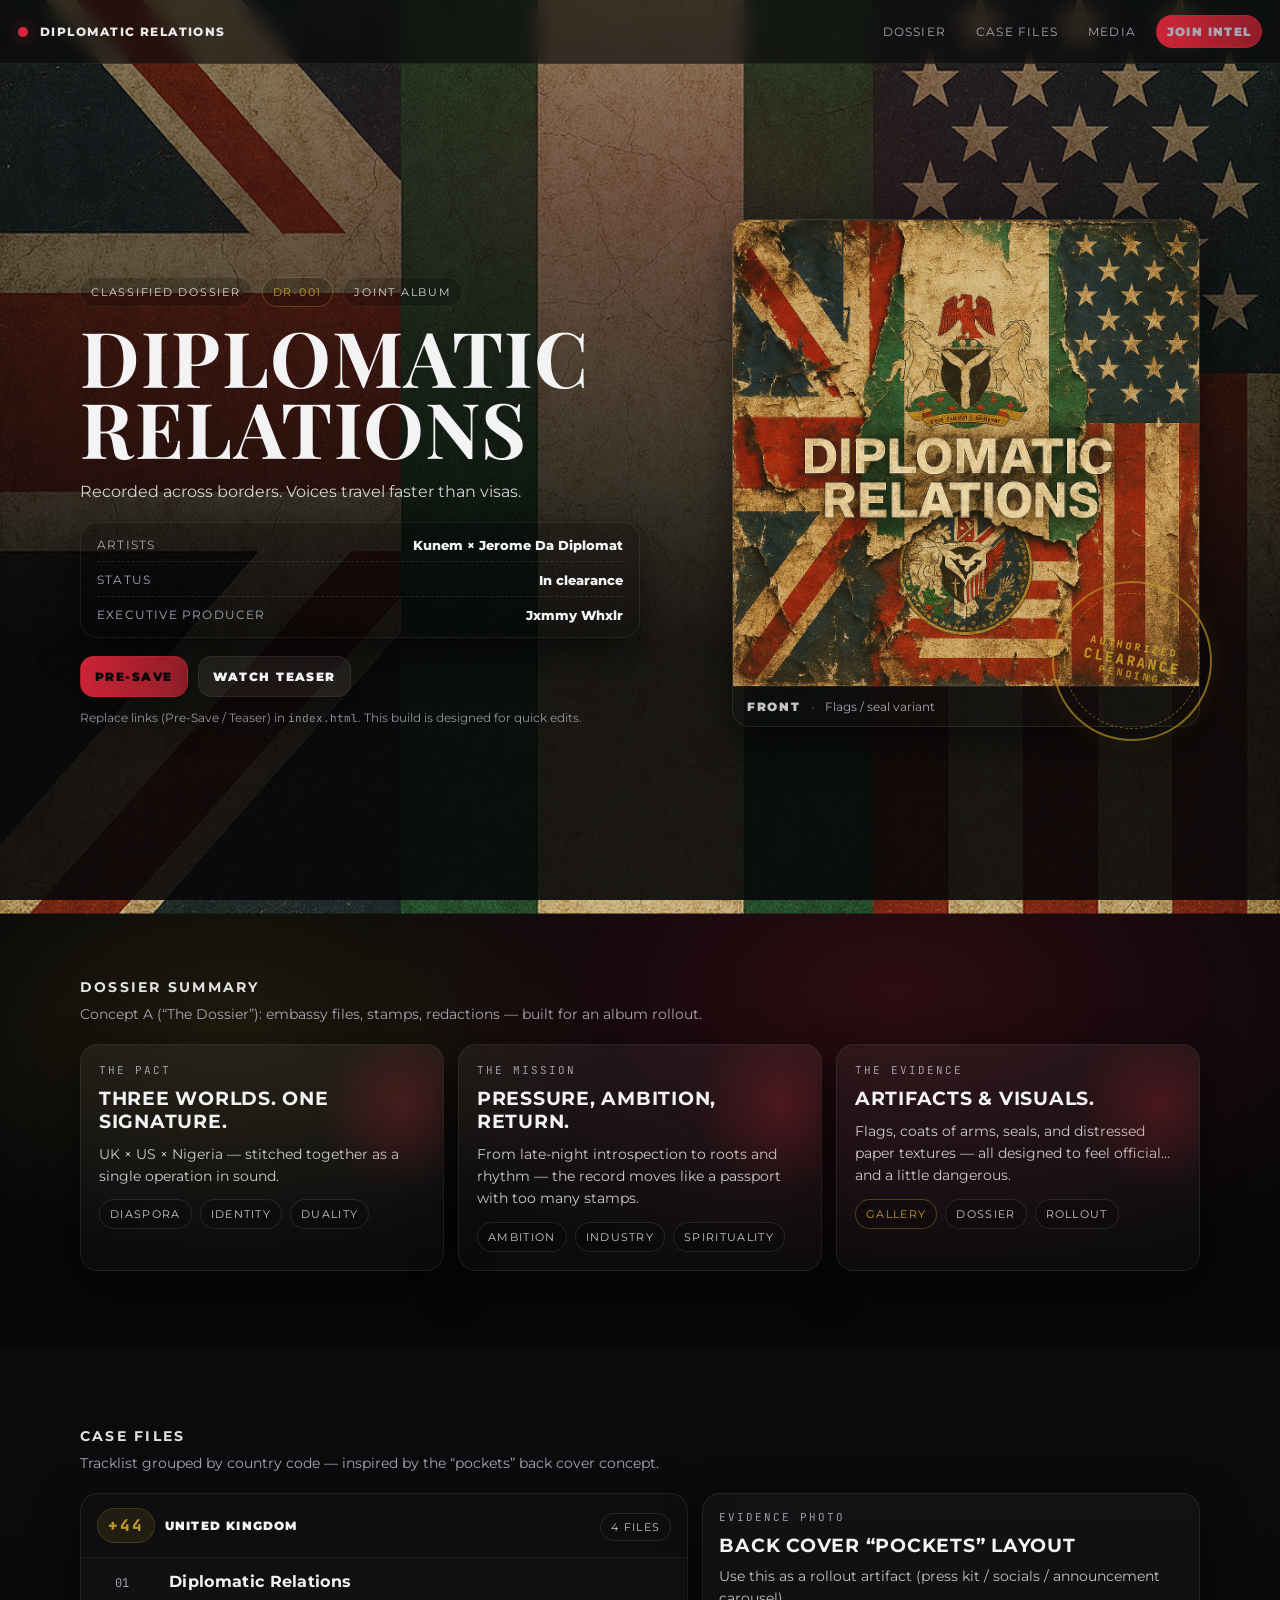
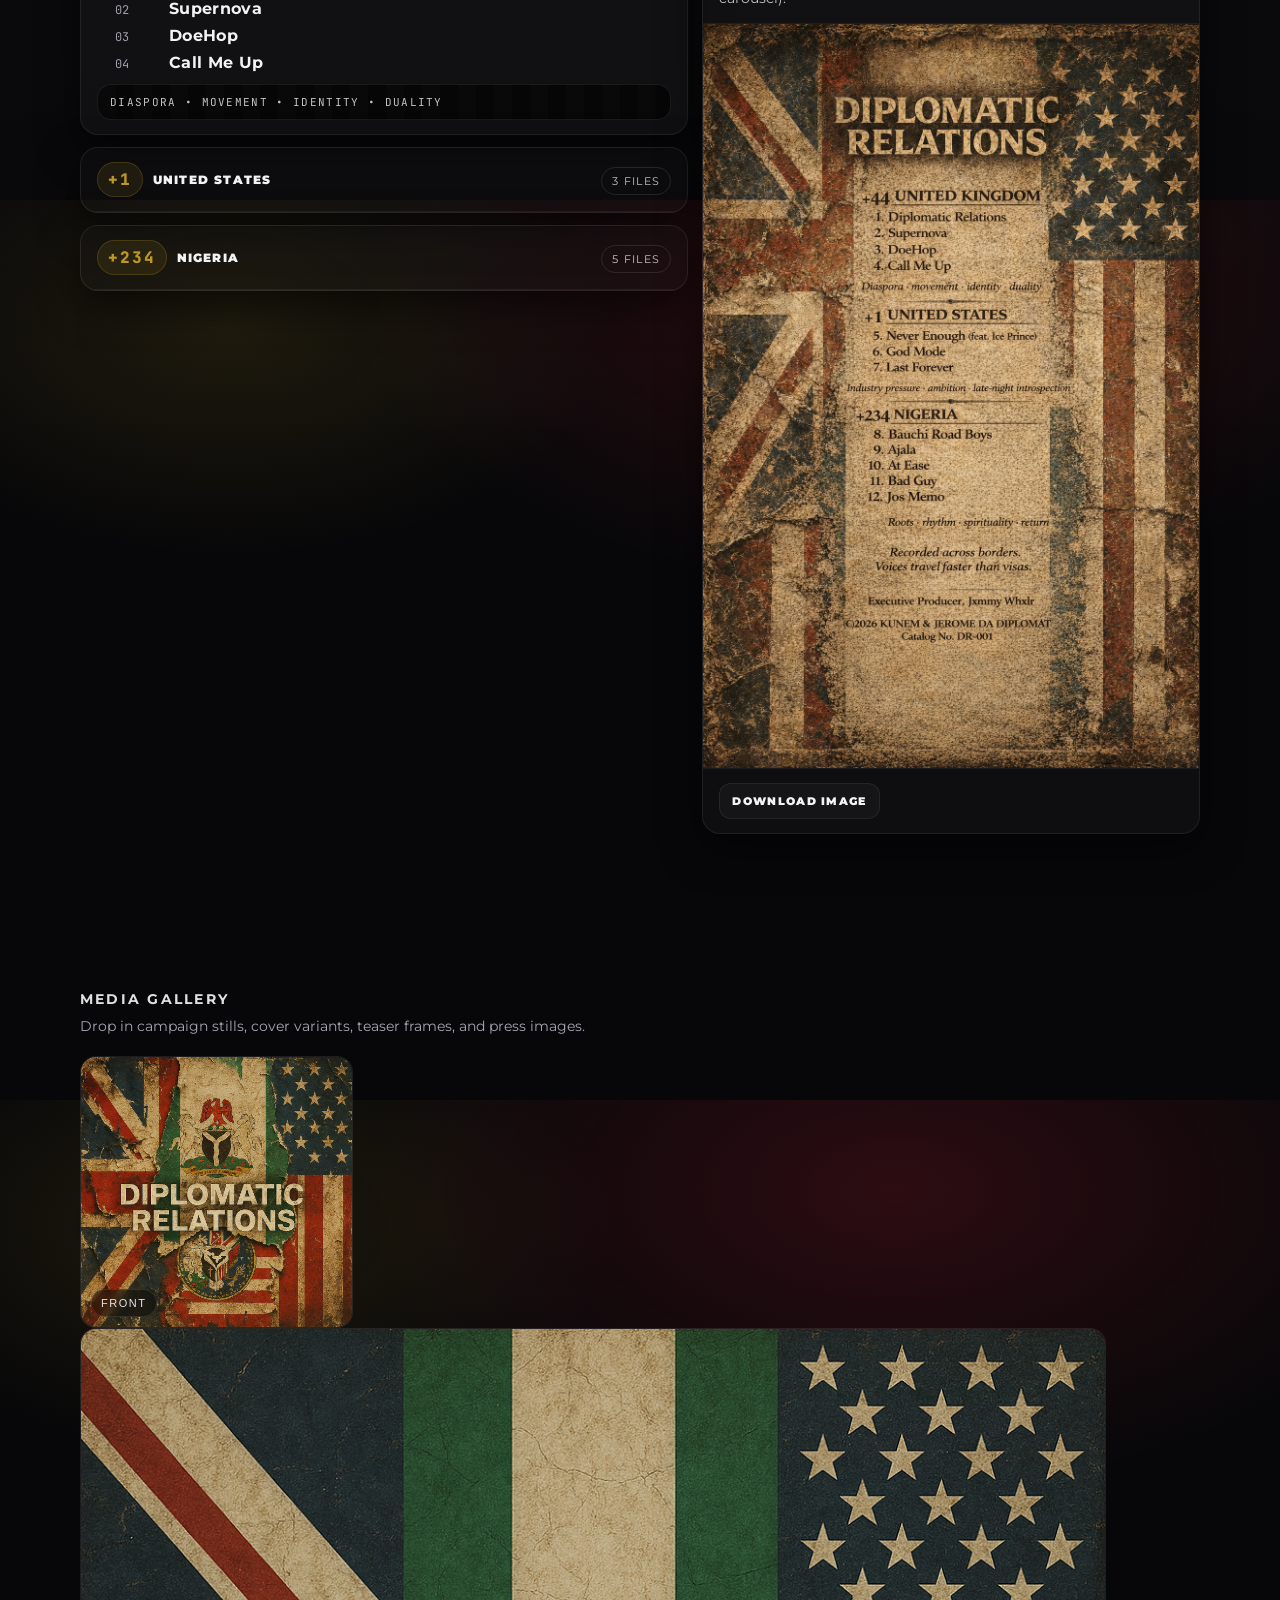
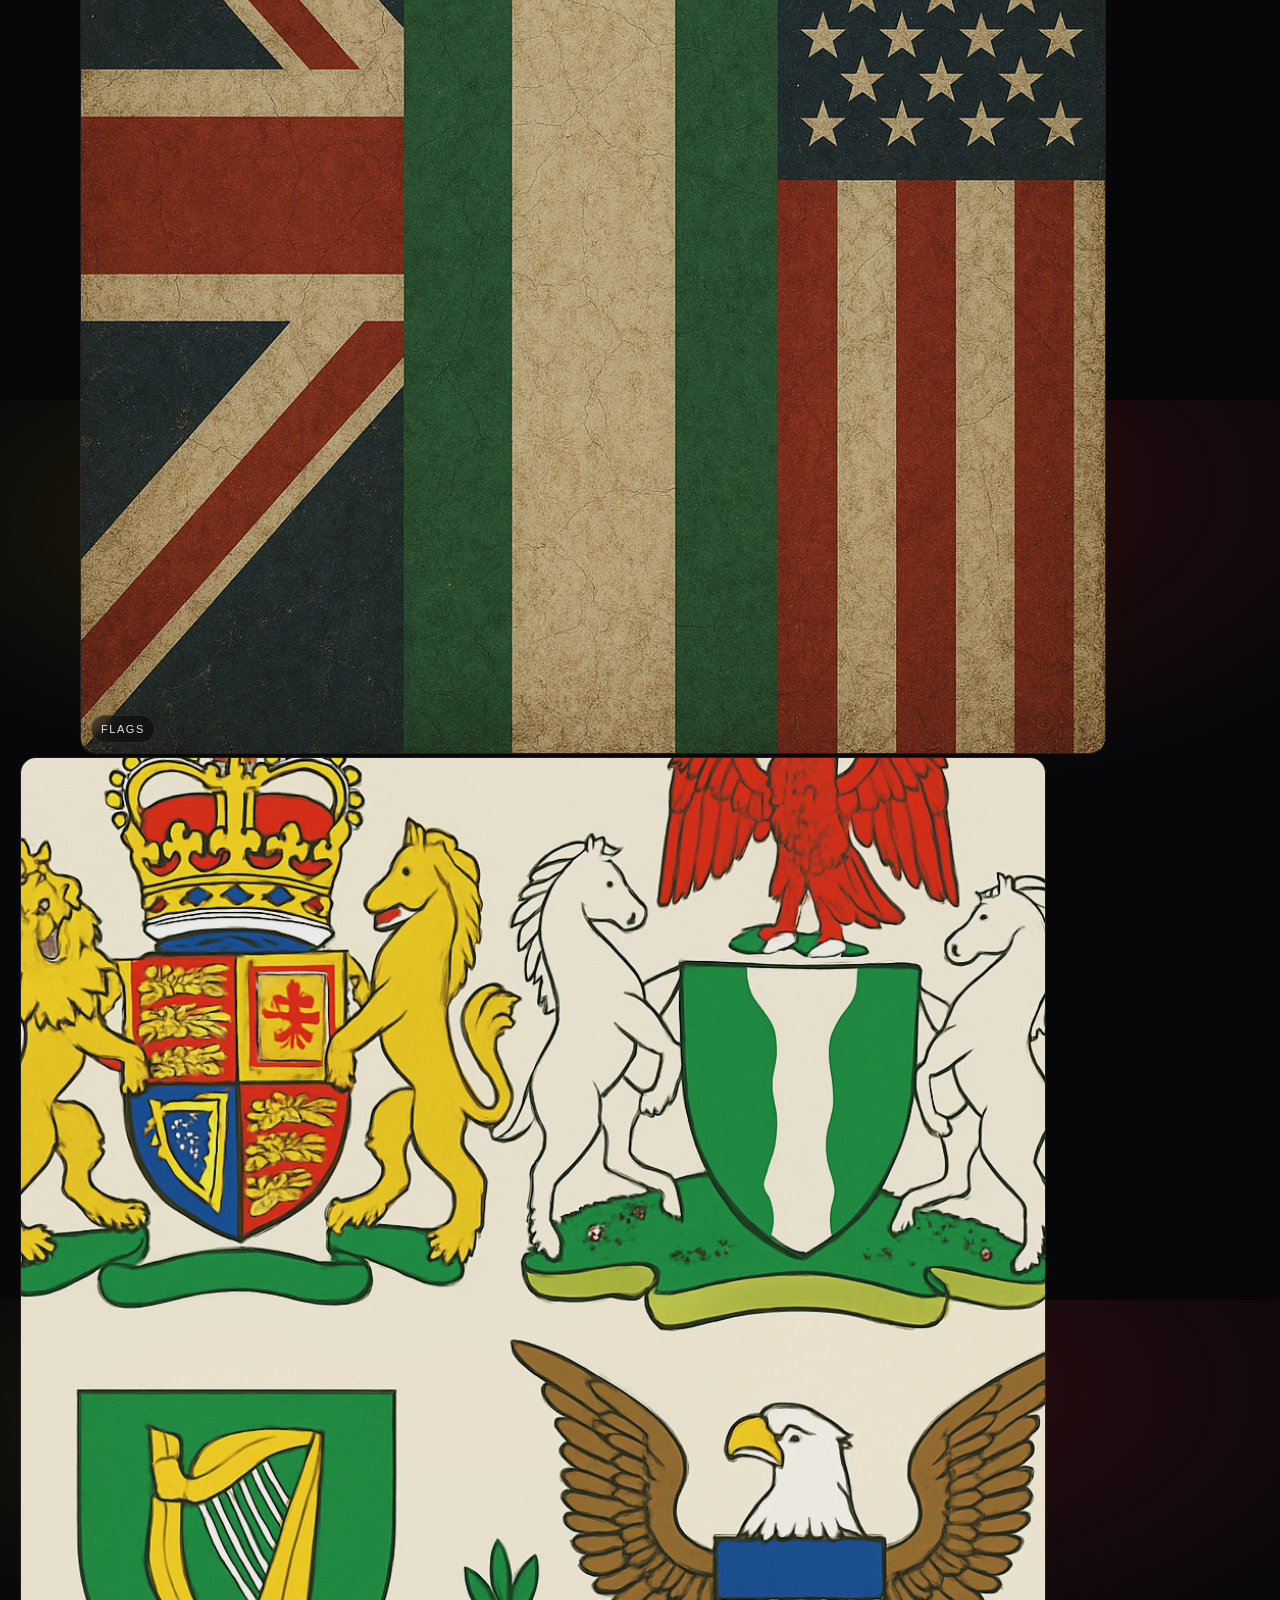
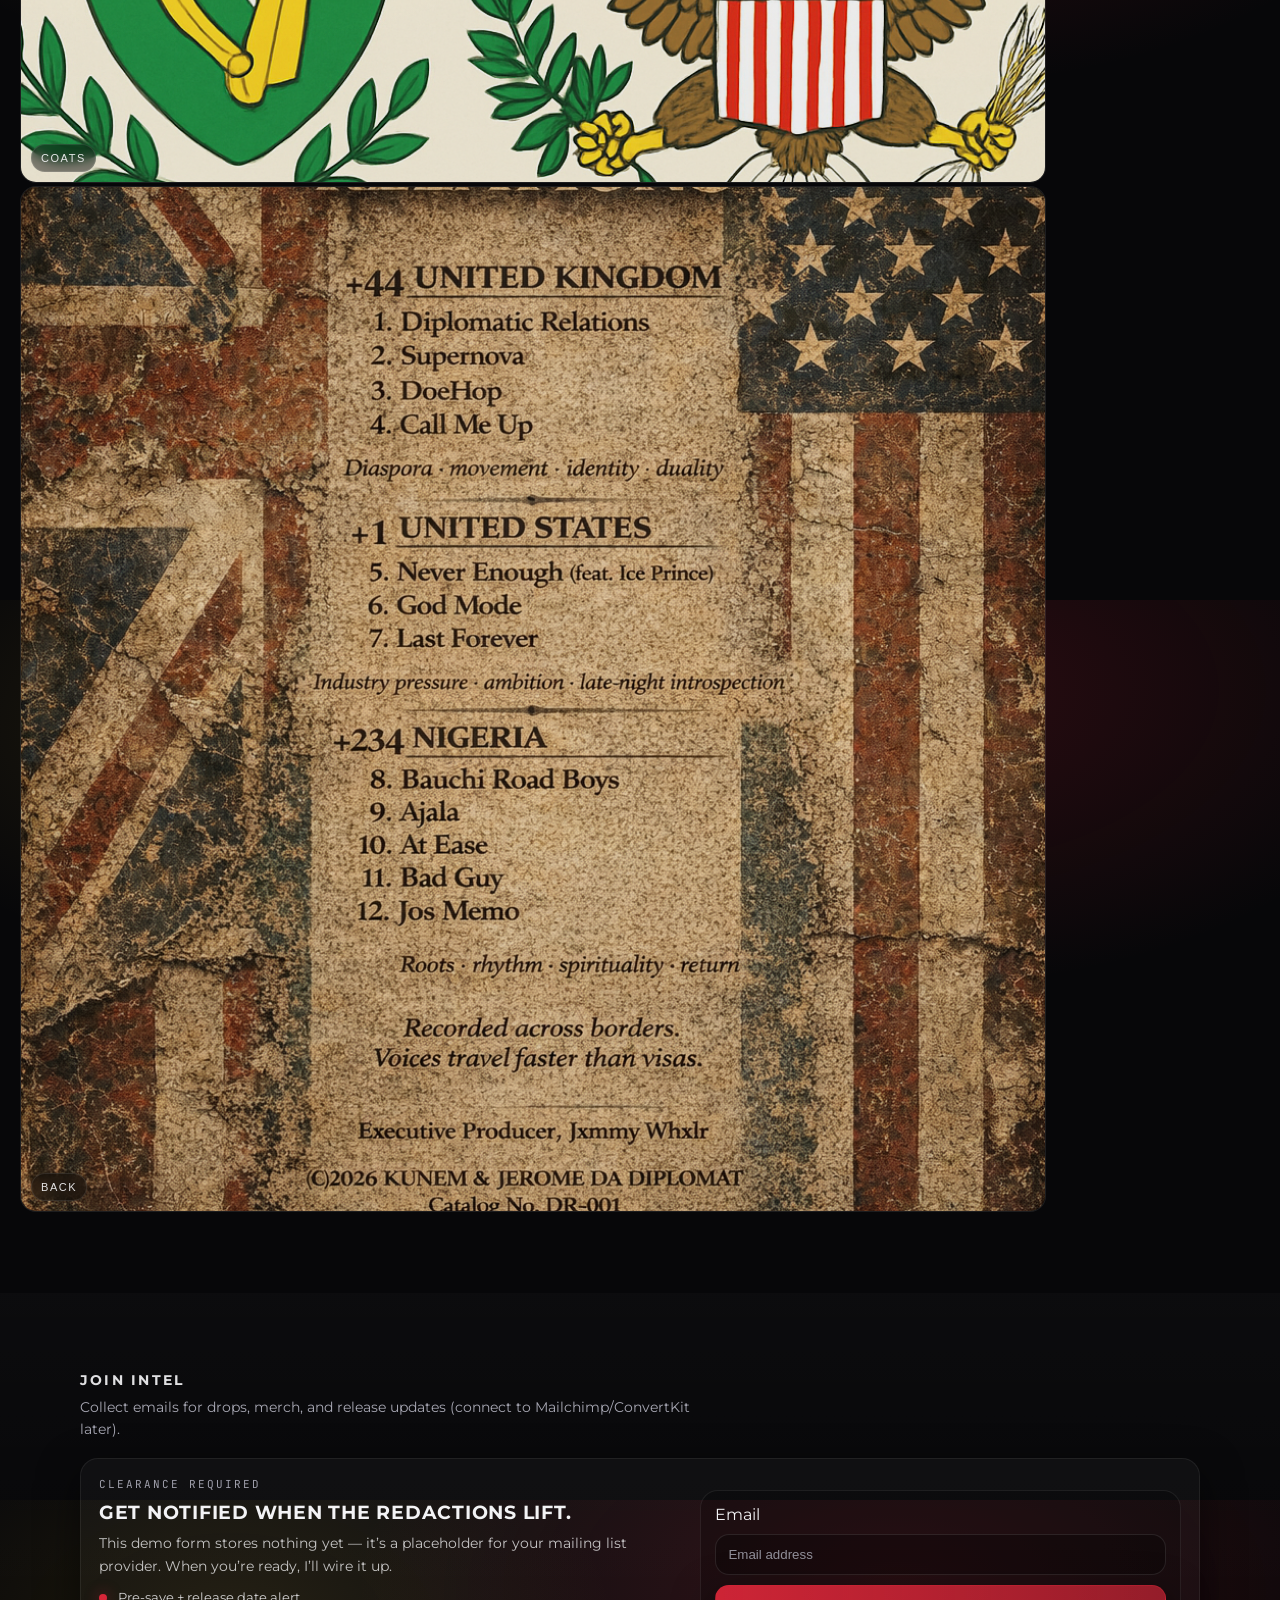
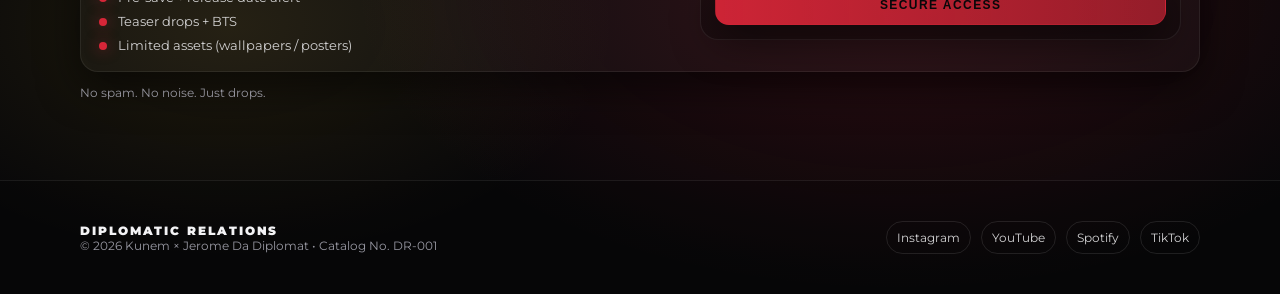
<file: DiplomaticRelations_Site_NoOverlay copy/index.html>
<!doctype html>
<html lang="en">
<head>
  <meta charset="utf-8" />
  <meta name="viewport" content="width=device-width, initial-scale=1" />
  <title>Diplomatic Relations — Kunem × Jerome Da Diplomat</title>
  <meta name="description" content="Diplomatic Relations — a joint album by Kunem & Jerome Da Diplomat. Classified dossier, track files, and media." />
  <link rel="preconnect" href="https://fonts.googleapis.com">
  <link rel="preconnect" href="https://fonts.gstatic.com" crossorigin>
  <link href="https://fonts.googleapis.com/css2?family=JetBrains+Mono:wght@400;600&family=Playfair+Display:wght@600;700&family=Montserrat:wght@300;400;600;800&display=swap" rel="stylesheet">
  <link rel="stylesheet" href="styles.css" />
</head>

<body>
  <header class="topbar">
    <a class="brand" href="#top" aria-label="Diplomatic Relations home">
      <span class="brand__dot" aria-hidden="true"></span>
      <span class="brand__text">Diplomatic Relations</span>
    </a>

    <nav class="nav" aria-label="Primary">
      <a href="#dossier">Dossier</a>
      <a href="#files">Case Files</a>
      <a href="#media">Media</a>
      <a class="nav__cta" href="#intel">Join Intel</a>
    </nav>
  </header>

  <main id="top">
    <!-- HERO -->
    <section class="hero" aria-label="Hero">
      <div class="hero__bg" aria-hidden="true"></div>
      <div class="hero__overlay" aria-hidden="true"></div>

      <div class="wrap hero__wrap">
        <div class="hero__left">
          <div class="kicker">
            <span class="chip">CLASSIFIED DOSSIER</span>
            <span class="chip chip--gold">DR‑001</span>
            <span class="chip">JOINT ALBUM</span>
          </div>

          <h1 class="title">Diplomatic<br/>Relations</h1>

          <p class="subtitle">
            Recorded across borders. Voices travel faster than visas.
          </p>

          <div class="hero__meta">
            <div><span>Artists</span><strong>Kunem × Jerome Da Diplomat</strong></div>
            <div><span>Status</span><strong>In clearance</strong></div>
            <div><span>Executive Producer</span><strong>Jxmmy Whxlr</strong></div>
          </div>

          <div class="actions" aria-label="Primary actions">
            <a class="btn btn--primary" href="#" target="_blank" rel="noopener">Pre‑Save</a>
            <a class="btn" href="#" target="_blank" rel="noopener">Watch Teaser</a>
</div>

          <div class="fineprint">
            Replace links (Pre‑Save / Teaser) in <code>index.html</code>. This build is designed for quick edits.
          </div>
        </div>

        <aside class="hero__right" aria-label="Album art preview">
          <figure class="artcard">
            <img src="assets/cover_typo.png" alt="Diplomatic Relations cover art" loading="eager" />
            <figcaption>
              <div class="artcard__cap">
                <span class="cap__label">FRONT</span>
                <span class="cap__sep" aria-hidden="true">•</span>
                <span class="cap__meta">Flags / seal variant</span>
              </div>
            </figcaption>
          </figure>

          <div class="stamp">
            <div class="stamp__ring" aria-hidden="true"></div>
            <div class="stamp__text">
              <div class="stamp__top">AUTHORIZED</div>
              <div class="stamp__mid">CLEARANCE</div>
              <div class="stamp__bot">PENDING</div>
            </div>
          </div>
        </aside>
      </div>
    </section>

    <!-- DOSSIER -->
    <section id="dossier" class="section">
      <div class="wrap">
        <header class="section__head">
          <h2>Dossier Summary</h2>
          <p>Concept A (“The Dossier”): embassy files, stamps, redactions — built for an album rollout.</p>
        </header>

        <div class="grid3">
          <article class="panel">
            <div class="panel__k">THE PACT</div>
            <h3>Three worlds. One signature.</h3>
            <p>UK × US × Nigeria — stitched together as a single operation in sound.</p>
            <div class="panel__tagrow">
              <span class="tag">Diaspora</span>
              <span class="tag">Identity</span>
              <span class="tag">Duality</span>
            </div>
          </article>

          <article class="panel">
            <div class="panel__k">THE MISSION</div>
            <h3>Pressure, ambition, return.</h3>
            <p>From late‑night introspection to roots and rhythm — the record moves like a passport with too many stamps.</p>
            <div class="panel__tagrow">
              <span class="tag">Ambition</span>
              <span class="tag">Industry</span>
              <span class="tag">Spirituality</span>
            </div>
          </article>

          <article class="panel">
            <div class="panel__k">THE EVIDENCE</div>
            <h3>Artifacts & visuals.</h3>
            <p>Flags, coats of arms, seals, and distressed paper textures — all designed to feel official… and a little dangerous.</p>
            <div class="panel__tagrow">
              <span class="tag tag--gold">Gallery</span>
              <span class="tag">Dossier</span>
              <span class="tag">Rollout</span>
            </div>
          </article>
        </div>
      </div>
    </section>

    <!-- CASE FILES / TRACKLIST -->
    <section id="files" class="section section--alt">
      <div class="wrap">
        <header class="section__head">
          <h2>Case Files</h2>
          <p>Tracklist grouped by country code — inspired by the “pockets” back cover concept.</p>
        </header>

        <div class="twoCol">
          <div class="accordion" data-accordion>
            <details open>
              <summary>
                <span class="sum__left">
                  <span class="code">+44</span>
                  <span class="sum__title">United Kingdom</span>
                </span>
                <span class="sum__right">
                  <span class="pill">4 files</span>
                </span>
              </summary>
              <div class="acc__body">
                <ol class="tracklist">
                  <li><span class="t__n">01</span><span class="t__name">Diplomatic Relations</span></li>
                  <li><span class="t__n">02</span><span class="t__name">Supernova</span></li>
                  <li><span class="t__n">03</span><span class="t__name">DoeHop</span></li>
                  <li><span class="t__n">04</span><span class="t__name">Call Me Up</span></li>
                </ol>
                <div class="redaction">DIASPORA • MOVEMENT • IDENTITY • DUALITY</div>
              </div>
            </details>

            <details>
              <summary>
                <span class="sum__left">
                  <span class="code">+1</span>
                  <span class="sum__title">United States</span>
                </span>
                <span class="sum__right">
                  <span class="pill">3 files</span>
                </span>
              </summary>
              <div class="acc__body">
                <ol class="tracklist">
                  <li><span class="t__n">05</span><span class="t__name">Never Enough <span class="feat">(feat. Ice Prince)</span></span></li>
                  <li><span class="t__n">06</span><span class="t__name">God Mode</span></li>
                  <li><span class="t__n">07</span><span class="t__name">Last Forever</span></li>
                </ol>
                <div class="redaction">INDUSTRY PRESSURE • AMBITION • LATE‑NIGHT INTROSPECTION</div>
              </div>
            </details>

            <details>
              <summary>
                <span class="sum__left">
                  <span class="code">+234</span>
                  <span class="sum__title">Nigeria</span>
                </span>
                <span class="sum__right">
                  <span class="pill">5 files</span>
                </span>
              </summary>
              <div class="acc__body">
                <ol class="tracklist">
                  <li><span class="t__n">08</span><span class="t__name">Bauchi Road Boys</span></li>
                  <li><span class="t__n">09</span><span class="t__name">Ajala</span></li>
                  <li><span class="t__n">10</span><span class="t__name">At Ease</span></li>
                  <li><span class="t__n">11</span><span class="t__name">Bad Guy</span></li>
                  <li><span class="t__n">12</span><span class="t__name">Jos Memo</span></li>
                </ol>
                <div class="redaction">ROOTS • RHYTHM • SPIRITUALITY • RETURN</div>
              </div>
            </details>
          </div>

          <aside class="evidence">
            <div class="evidence__top">
              <div class="panel__k">EVIDENCE PHOTO</div>
              <h3>Back cover “pockets” layout</h3>
              <p>Use this as a rollout artifact (press kit / socials / announcement carousel).</p>
            </div>
            <img class="evidence__img" src="assets/back_tracklist.png" alt="Diplomatic Relations back cover tracklist" loading="lazy" />
            <div class="evidence__bottom">
              <a class="btn btn--small" href="assets/back_tracklist.png" download>Download image</a>
</div>
          </aside>
        </div>
      </div>
    </section>

    <!-- MEDIA -->
    <section id="media" class="section">
      <div class="wrap">
        <header class="section__head">
          <h2>Media Gallery</h2>
          <p>Drop in campaign stills, cover variants, teaser frames, and press images.</p>
        </header>

        <div class="gallery">
          <button class="thumb" aria-label="Open front cover">
            <img src="assets/cover_typo.png" alt="Front cover variant" loading="lazy" />
            <span class="thumb__label">Front</span>
          </div>

          <button class="thumb" aria-label="Open flags texture">
            <img src="assets/hero_flags.png" alt="Flags texture" loading="lazy" />
            <span class="thumb__label">Flags</span>
          </div>

          <button class="thumb" aria-label="Open coats of arms collage">
            <img src="assets/coats.png" alt="Coats of arms collage" loading="lazy" />
            <span class="thumb__label">Coats</span>
          </div>

          <button class="thumb" aria-label="Open back cover">
            <img src="assets/back_tracklist.png" alt="Back cover tracklist" loading="lazy" />
            <span class="thumb__label">Back</span>
          </div>
        </div>
      </div>
    </section>

    <!-- INTEL SIGNUP -->
    <section id="intel" class="section section--alt">
      <div class="wrap">
        <header class="section__head">
          <h2>Join Intel</h2>
          <p>Collect emails for drops, merch, and release updates (connect to Mailchimp/ConvertKit later).</p>
        </header>

        <div class="intel">
          <div class="intel__copy">
            <div class="panel__k">CLEARANCE REQUIRED</div>
            <h3>Get notified when the redactions lift.</h3>
            <p>
              This demo form stores nothing yet — it’s a placeholder for your mailing list provider.
              When you’re ready, I’ll wire it up.
            </p>
            <div class="intel__bullets">
              <div><span class="dot"></span> Pre‑save + release date alert</div>
              <div><span class="dot"></span> Teaser drops + BTS</div>
              <div><span class="dot"></span> Limited assets (wallpapers / posters)</div>
            </div>
          </div>

          <form class="intel__form" onsubmit="event.preventDefault(); window.DR.toast('Intel secured (demo). Connect your list provider next.');">
            <label class="sr" for="email">Email</label>
            <input id="email" type="email" placeholder="Email address" required />
            <button class="btn btn--primary" type="submit">Secure Access</div>
            <div class="fineprint">No spam. No noise. Just drops.</div>
          </form>
        </div>
      </div>
    </section>

    <footer class="footer">
      <div class="wrap footer__wrap">
        <div class="footer__left">
          <div class="footer__title">Diplomatic Relations</div>
          <div class="footer__meta">© 2026 Kunem × Jerome Da Diplomat • Catalog No. DR‑001</div>
        </div>

        <div class="footer__right">
          <a class="social" href="#" target="_blank" rel="noopener">Instagram</a>
          <a class="social" href="#" target="_blank" rel="noopener">YouTube</a>
          <a class="social" href="#" target="_blank" rel="noopener">Spotify</a>
          <a class="social" href="#" target="_blank" rel="noopener">TikTok</a>
        </div>
      </div>
    </footer>
  </main>

  <!-- MODALS -->
</body>
</html>
</file>
<file: DiplomaticRelations_Site_NoOverlay copy/styles.css>
/* Diplomatic Relations — Concept A: The Dossier */
:root{
  --bg:#070709;
  --bg2:#0b0b0e;
  --panel:rgba(255,255,255,.04);
  --panel2:rgba(255,255,255,.03);
  --line:rgba(255,255,255,.10);
  --line2:rgba(255,255,255,.07);
  --text:#f3f3f5;
  --muted:#a7a7b3;
  --accent:#d72638;
  --gold:#c9a227;
  --shadow:0 14px 40px rgba(0,0,0,.55);
  --radius:18px;
}

*{box-sizing:border-box}
html,body{height:100%}
body{
  margin:0;
  color:var(--text);
  background:
    radial-gradient(900px 500px at 70% 10%, rgba(215,38,56,.18), transparent 60%),
    radial-gradient(700px 420px at 18% 14%, rgba(201,162,39,.12), transparent 55%),
    var(--bg);
  font-family:Montserrat, system-ui, -apple-system, Segoe UI, Roboto, Arial, sans-serif;
  overflow-x:hidden;
}

.wrap{width:min(1120px, 100%); margin:0 auto;}
.section{padding:78px 20px;}
.section--alt{background:linear-gradient(180deg, rgba(255,255,255,.02), transparent 65%);}
.section__head{margin-bottom:18px;}
.section__head h2{
  margin:0 0 8px;
  letter-spacing:.16em;
  text-transform:uppercase;
  font-size:14px;
  color:rgba(243,243,245,.92);
}
.section__head p{margin:0; color:var(--muted); max-width:70ch; line-height:1.55; font-size:14px;}

.topbar{
  position:fixed; inset:0 0 auto 0;
  height:64px;
  display:flex; align-items:center; justify-content:space-between;
  padding:0 18px;
  z-index:50;
  background: rgba(7,7,9,.62);
  border-bottom:1px solid var(--line2);
  backdrop-filter: blur(10px);
}

.brand{
  display:flex; align-items:center; gap:12px;
  text-decoration:none; color:var(--text);
  letter-spacing:.12em; text-transform:uppercase;
  font-weight:800; font-size:12px;
}
.brand__dot{
  width:10px;height:10px;border-radius:999px;
  background:var(--accent);
  box-shadow:0 0 16px rgba(215,38,56,.7);
}
.brand__text{opacity:.95}

.nav{display:flex; gap:10px; align-items:center;}
.nav a{
  color:var(--muted);
  text-decoration:none;
  font-size:12px;
  letter-spacing:.10em;
  text-transform:uppercase;
  padding:8px 10px;
  border-radius:999px;
}
.nav a:hover{background:rgba(255,255,255,.06); color:var(--text);}
.nav__cta{
  background:linear-gradient(90deg, rgba(215,38,56,.95), rgba(215,38,56,.65));
  border:1px solid rgba(215,38,56,.35);
  color:var(--bg);
  font-weight:900;
}
.nav__cta:hover{filter:brightness(1.05); color:var(--bg);}

.hero{
  position:relative;
  min-height:100vh;
  padding:110px 20px 64px;
  display:grid;
  align-items:center;
}
.hero__bg{
  position:absolute; inset:0;
  background: url("assets/hero_flags.png") center/cover no-repeat;
  filter: saturate(1.05) contrast(1.05);
  transform: scale(1.03);
  z-index:-3;
}
.hero__overlay{
  position:absolute; inset:0;
  background:
    linear-gradient(180deg, rgba(7,7,9,.30), rgba(7,7,9,.90) 72%),
    radial-gradient(900px 460px at 55% 22%, rgba(215,38,56,.25), transparent 65%),
    radial-gradient(600px 320px at 76% 56%, rgba(201,162,39,.10), transparent 60%);
  z-index:-2;
}

.hero__wrap{
  display:grid;
  grid-template-columns: 1.15fr .85fr;
  gap:18px;
  align-items:end;
}
@media (max-width: 940px){
  .hero__wrap{grid-template-columns:1fr; align-items:start;}
}

.kicker{display:flex; gap:10px; flex-wrap:wrap; margin-bottom:14px;}
.chip{
  border:1px solid var(--line2);
  background:rgba(0,0,0,.20);
  padding:7px 10px;
  border-radius:999px;
  color:rgba(243,243,245,.86);
  font-size:11px;
  letter-spacing:.16em;
  text-transform:uppercase;
}
.chip--gold{border-color:rgba(201,162,39,.32); color:rgba(201,162,39,.96);}

.title{
  margin:0;
  font-family:"Playfair Display", serif;
  font-size: clamp(44px, 6vw, 82px);
  line-height:.92;
  letter-spacing:.02em;
  text-transform:uppercase;
}
.subtitle{
  margin:16px 0 0;
  font-size:16px;
  line-height:1.6;
  color:rgba(243,243,245,.86);
  max-width:62ch;
}

.hero__meta{
  margin-top:18px;
  display:grid;
  gap:10px;
  max-width:560px;
  padding:14px 16px;
  border:1px solid var(--line2);
  border-radius: var(--radius);
  background:rgba(0,0,0,.26);
  box-shadow: var(--shadow);
}
.hero__meta div{display:flex; justify-content:space-between; gap:14px; border-bottom:1px dashed rgba(255,255,255,.10); padding-bottom:8px;}
.hero__meta div:last-child{border-bottom:0; padding-bottom:0;}
.hero__meta span{color:var(--muted); font-size:12px; letter-spacing:.10em; text-transform:uppercase;}
.hero__meta strong{font-weight:800; font-size:13px;}

.actions{display:flex; flex-wrap:wrap; gap:10px; margin-top:18px;}
.btn{
  display:inline-flex; align-items:center; justify-content:center; gap:10px;
  padding:12px 14px;
  border-radius:14px;
  border:1px solid var(--line2);
  background:rgba(255,255,255,.05);
  color:var(--text);
  text-decoration:none;
  font-weight:900;
  letter-spacing:.12em;
  text-transform:uppercase;
  font-size:12px;
  box-shadow: var(--shadow);
  cursor:pointer;
}
.btn:hover{background:rgba(255,255,255,.08);}
.btn--primary{
  background:linear-gradient(90deg, rgba(215,38,56,.95), rgba(215,38,56,.65));
  border-color:rgba(215,38,56,.35);
  color:var(--bg);
}
.btn--primary:hover{filter:brightness(1.05);}
.btn--ghost{background:transparent;}
.btn--small{padding:10px 12px; font-size:11px; border-radius:12px; box-shadow:none; background:rgba(255,255,255,.03);}

.fineprint{
  margin-top:12px;
  color:rgba(167,167,179,.88);
  font-size:12px;
  line-height:1.5;
}
code{font-family:"JetBrains Mono", ui-monospace, SFMono-Regular, Menlo, Monaco, Consolas, monospace; font-size:11px; opacity:.95;}

.hero__right{position:relative;}
.artcard{
  margin:0;
  border:1px solid var(--line2);
  border-radius: var(--radius);
  overflow:hidden;
  background:rgba(255,255,255,.02);
  box-shadow: var(--shadow);
}
.artcard img{width:100%; display:block; aspect-ratio: 1 / 1; object-fit:cover;}
.artcard figcaption{padding:12px 14px; border-top:1px solid var(--line2); background:rgba(0,0,0,.22);}
.artcard__cap{display:flex; align-items:center; gap:10px; color:rgba(243,243,245,.80); font-size:12px;}
.cap__label{letter-spacing:.16em; text-transform:uppercase; font-weight:900;}
.cap__meta{color:var(--muted);}
.cap__sep{opacity:.35;}

.stamp{
  position:absolute;
  right:-12px;
  bottom:-14px;
  width:160px;
  height:160px;
  display:grid;
  place-items:center;
  transform: rotate(10deg);
  pointer-events:none;
  opacity:.95;
}
.stamp__ring{
  position:absolute; inset:0;
  border-radius:999px;
  border:2px solid rgba(201,162,39,.65);
  box-shadow:0 0 26px rgba(201,162,39,.12);
}
.stamp__ring::before{
  content:"";
  position:absolute; inset:10px;
  border-radius:999px;
  border:1px dashed rgba(201,162,39,.55);
}
.stamp__text{
  text-align:center;
  font-family:"JetBrains Mono", ui-monospace, monospace;
  letter-spacing:.18em;
  text-transform:uppercase;
  color:rgba(201,162,39,.92);
  font-weight:800;
  line-height:1.2;
}
.stamp__top{font-size:10px;}
.stamp__mid{font-size:14px;}
.stamp__bot{font-size:10px; opacity:.85;}

.grid3{
  display:grid;
  grid-template-columns: repeat(3, 1fr);
  gap:14px;
}
@media (max-width: 940px){ .grid3{grid-template-columns:1fr;} }

.panel{
  border:1px solid var(--line2);
  border-radius: var(--radius);
  background:linear-gradient(180deg, rgba(255,255,255,.05), rgba(255,255,255,.02));
  padding:18px;
  box-shadow: var(--shadow);
  position:relative;
  overflow:hidden;
}
.panel::before{
  content:"";
  position:absolute; inset:-40px -60px auto auto;
  width:200px; height:200px;
  background: radial-gradient(circle, rgba(215,38,56,.22), transparent 60%);
  transform: rotate(18deg);
}
.panel__k{
  font-family:"JetBrains Mono", ui-monospace, monospace;
  letter-spacing:.18em;
  text-transform:uppercase;
  color:rgba(167,167,179,.95);
  font-size:11px;
  margin-bottom:10px;
}
.panel h3{margin:0 0 10px; text-transform:uppercase; letter-spacing:.04em;}
.panel p{margin:0; color:rgba(243,243,245,.82); line-height:1.6; font-size:14px;}
.panel__tagrow{display:flex; flex-wrap:wrap; gap:8px; margin-top:12px;}
.tag{
  padding:7px 10px;
  border-radius:999px;
  border:1px solid rgba(255,255,255,.10);
  background:rgba(0,0,0,.18);
  color:rgba(243,243,245,.82);
  font-size:11px;
  letter-spacing:.12em;
  text-transform:uppercase;
}
.tag--gold{border-color:rgba(201,162,39,.35); color:rgba(201,162,39,.95);}

.twoCol{
  display:grid;
  grid-template-columns: 1.1fr .9fr;
  gap:14px;
  align-items:start;
}
@media (max-width: 940px){ .twoCol{grid-template-columns:1fr;} }

.accordion details{
  border:1px solid var(--line2);
  border-radius: var(--radius);
  background:rgba(255,255,255,.03);
  box-shadow: var(--shadow);
  overflow:hidden;
}
.accordion details + details{margin-top:12px;}
.accordion summary{
  list-style:none;
  cursor:pointer;
  padding:14px 16px;
  display:flex; justify-content:space-between; align-items:center; gap:12px;
  border-bottom:1px solid rgba(255,255,255,.06);
  background:rgba(0,0,0,.20);
}
.accordion summary::-webkit-details-marker{display:none;}
.sum__left{display:flex; align-items:center; gap:10px;}
.code{
  font-family:"JetBrains Mono", ui-monospace, monospace;
  font-weight:800;
  color:rgba(201,162,39,.92);
  background:rgba(201,162,39,.10);
  border:1px solid rgba(201,162,39,.20);
  padding:6px 10px;
  border-radius:999px;
  letter-spacing:.12em;
}
.sum__title{
  text-transform:uppercase;
  letter-spacing:.10em;
  font-weight:900;
  font-size:12px;
}
.pill{
  border:1px solid rgba(255,255,255,.10);
  padding:6px 10px;
  border-radius:999px;
  color:rgba(243,243,245,.80);
  font-size:11px;
  letter-spacing:.12em;
  text-transform:uppercase;
}

.acc__body{padding:14px 16px;}
.tracklist{margin:0; padding-left:18px; display:grid; gap:8px;}
.tracklist li{display:grid; grid-template-columns: 44px 1fr; gap:10px; align-items:baseline;}
.t__n{
  font-family:"JetBrains Mono", ui-monospace, monospace;
  color:rgba(167,167,179,.95);
  font-size:12px;
}
.t__name{font-weight:700; letter-spacing:.02em;}
.feat{font-weight:600; color:rgba(167,167,179,.92); font-size:12px;}

.redaction{
  margin-top:12px;
  font-family:"JetBrains Mono", ui-monospace, monospace;
  letter-spacing:.12em;
  text-transform:uppercase;
  font-size:11px;
  color:rgba(243,243,245,.80);
  padding:10px 12px;
  border-radius:14px;
  border:1px solid rgba(255,255,255,.08);
  background:
    repeating-linear-gradient(90deg, rgba(0,0,0,.45) 0 18px, rgba(0,0,0,.62) 18px 36px);
}

.evidence{
  border:1px solid var(--line2);
  border-radius: var(--radius);
  background:rgba(255,255,255,.03);
  box-shadow: var(--shadow);
  overflow:hidden;
}
.evidence__top{padding:16px 16px 0;}
.evidence__top h3{margin:0 0 8px; text-transform:uppercase; letter-spacing:.04em;}
.evidence__top p{margin:0 0 14px; color:rgba(243,243,245,.78); line-height:1.6; font-size:14px;}
.evidence__img{width:100%; display:block; border-top:1px solid rgba(255,255,255,.06); border-bottom:1px solid rgba(255,255,255,.06);}
.evidence__bottom{display:flex; gap:10px; padding:14px 16px; flex-wrap:wrap;}

.gallery{
  display:grid;
  grid-template-columns: repeat(4, 1fr);
  gap:10px;
}
@media (max-width: 940px){ .gallery{grid-template-columns:repeat(2,1fr);} }

.thumb{
  position:relative;
  padding:0;
  border:1px solid var(--line2);
  border-radius: 16px;
  background:rgba(255,255,255,.02);
  overflow:hidden;
  cursor:pointer;
}
.thumb img{width:100%; height:100%; aspect-ratio:1/1; object-fit:cover; display:block; opacity:.92; transform:scale(1.02);}
.thumb__label{
  position:absolute; left:10px; bottom:10px;
  font-size:11px;
  letter-spacing:.14em;
  text-transform:uppercase;
  padding:7px 9px;
  border-radius:999px;
  color:rgba(243,243,245,.92);
  border:1px solid rgba(255,255,255,.10);
  background:rgba(0,0,0,.45);
  backdrop-filter: blur(6px);
}

.intel{
  border:1px solid var(--line2);
  border-radius: var(--radius);
  background:rgba(255,255,255,.03);
  box-shadow: var(--shadow);
  padding:18px;
  display:grid;
  grid-template-columns: 1.1fr .9fr;
  gap:14px;
  align-items:center;
}
@media (max-width: 940px){ .intel{grid-template-columns:1fr;} }

.intel h3{margin:0 0 8px; text-transform:uppercase; letter-spacing:.04em;}
.intel p{margin:0; color:rgba(243,243,245,.78); line-height:1.6; font-size:14px;}
.intel__bullets{margin-top:12px; display:grid; gap:8px; color:rgba(243,243,245,.84); font-size:13px;}
.dot{width:8px;height:8px;border-radius:999px;background:var(--accent);display:inline-block;margin-right:8px;box-shadow:0 0 14px rgba(215,38,56,.55);}

.intel__form{
  border:1px solid rgba(255,255,255,.08);
  border-radius: var(--radius);
  padding:14px;
  background:rgba(0,0,0,.22);
  display:grid;
  gap:10px;
}
input{
  width:100%;
  padding:12px 12px;
  border-radius:14px;
  border:1px solid rgba(255,255,255,.10);
  background:rgba(0,0,0,.28);
  color:var(--text);
  outline:none;
}
input::placeholder{color:rgba(167,167,179,.85);}

.footer{
  padding:40px 20px;
  border-top:1px solid rgba(255,255,255,.08);
  background:rgba(0,0,0,.18);
}
.footer__wrap{display:flex; justify-content:space-between; gap:12px; flex-wrap:wrap; align-items:center;}
.footer__title{letter-spacing:.16em; text-transform:uppercase; font-weight:900; font-size:12px;}
.footer__meta{color:rgba(167,167,179,.9); font-size:12px;}
.footer__right{display:flex; gap:10px; flex-wrap:wrap;}
.social{
  color:rgba(243,243,245,.86);
  text-decoration:none;
  border:1px solid rgba(255,255,255,.10);
  padding:8px 10px;
  border-radius:999px;
  font-size:12px;
}
.social:hover{background:rgba(255,255,255,.06);}

/* Safety: respect [hidden] attribute */
[hidden]{display:none !important;}
</file>
